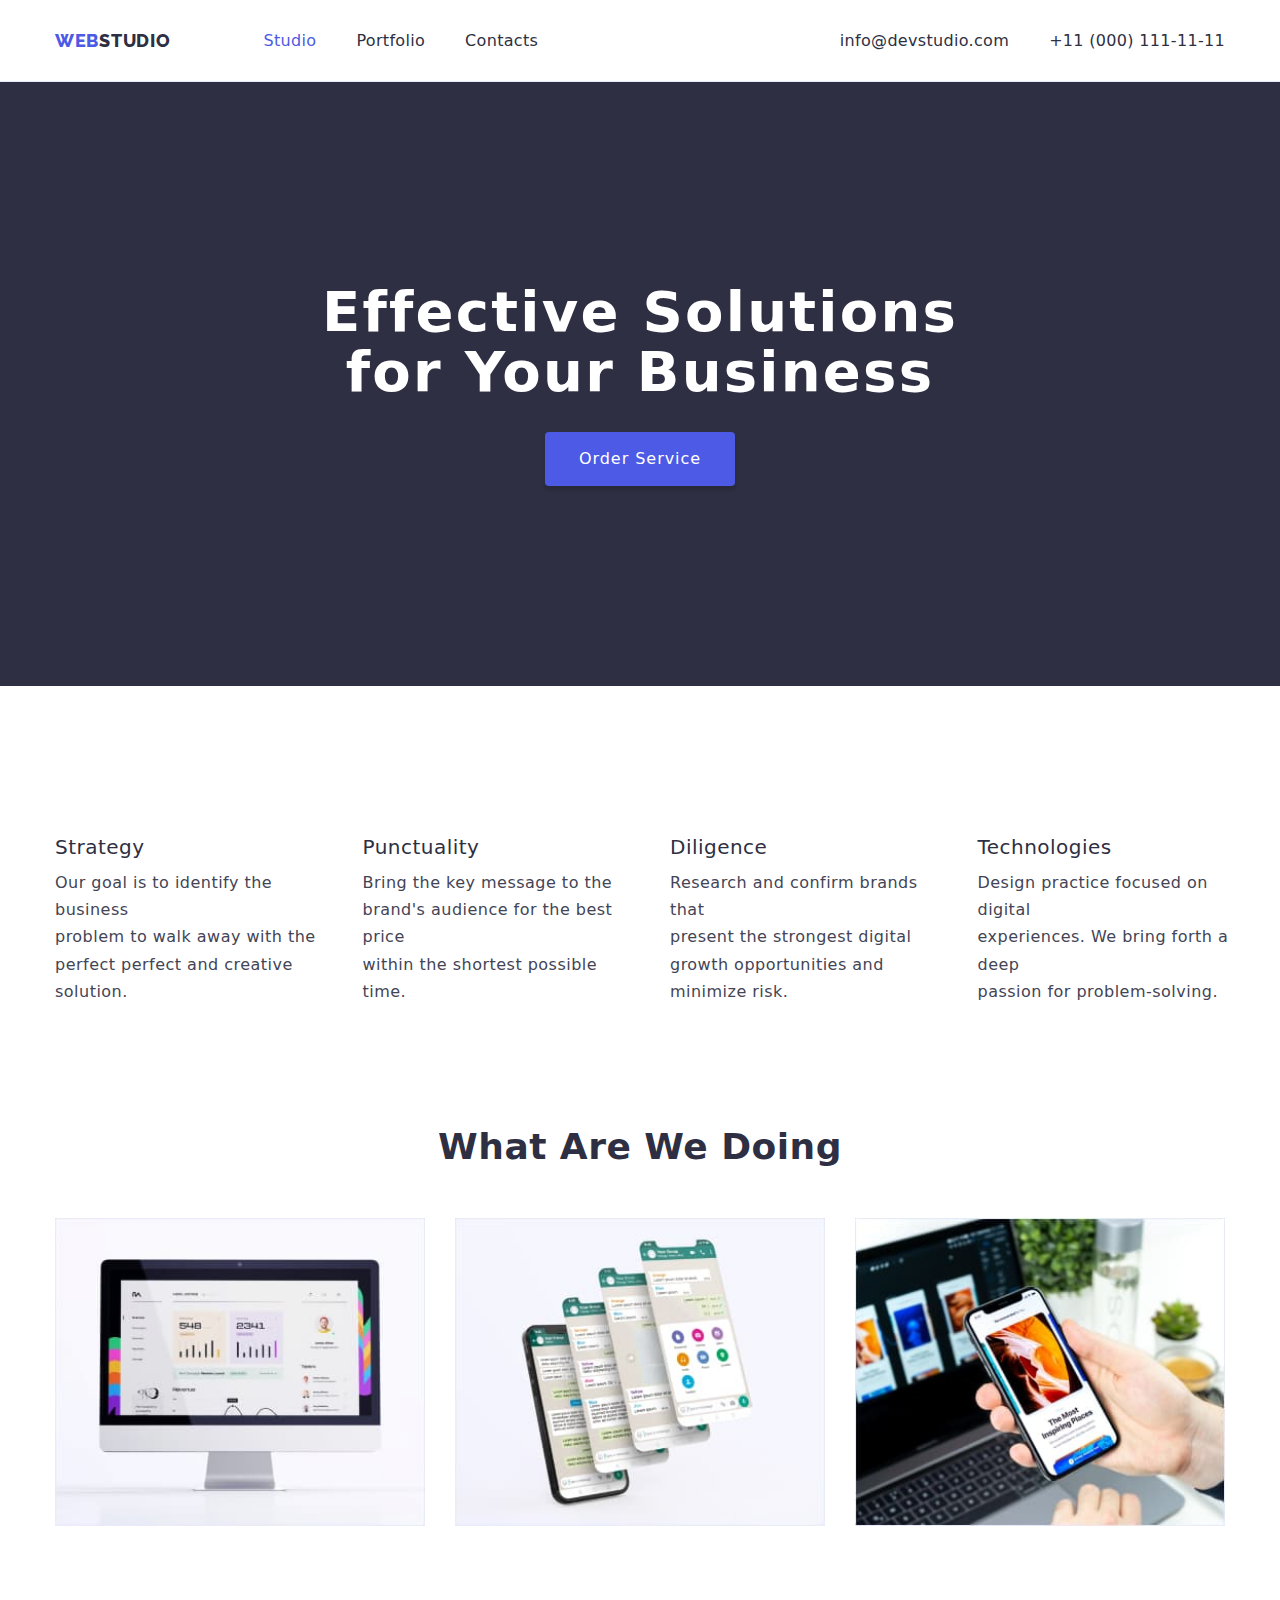
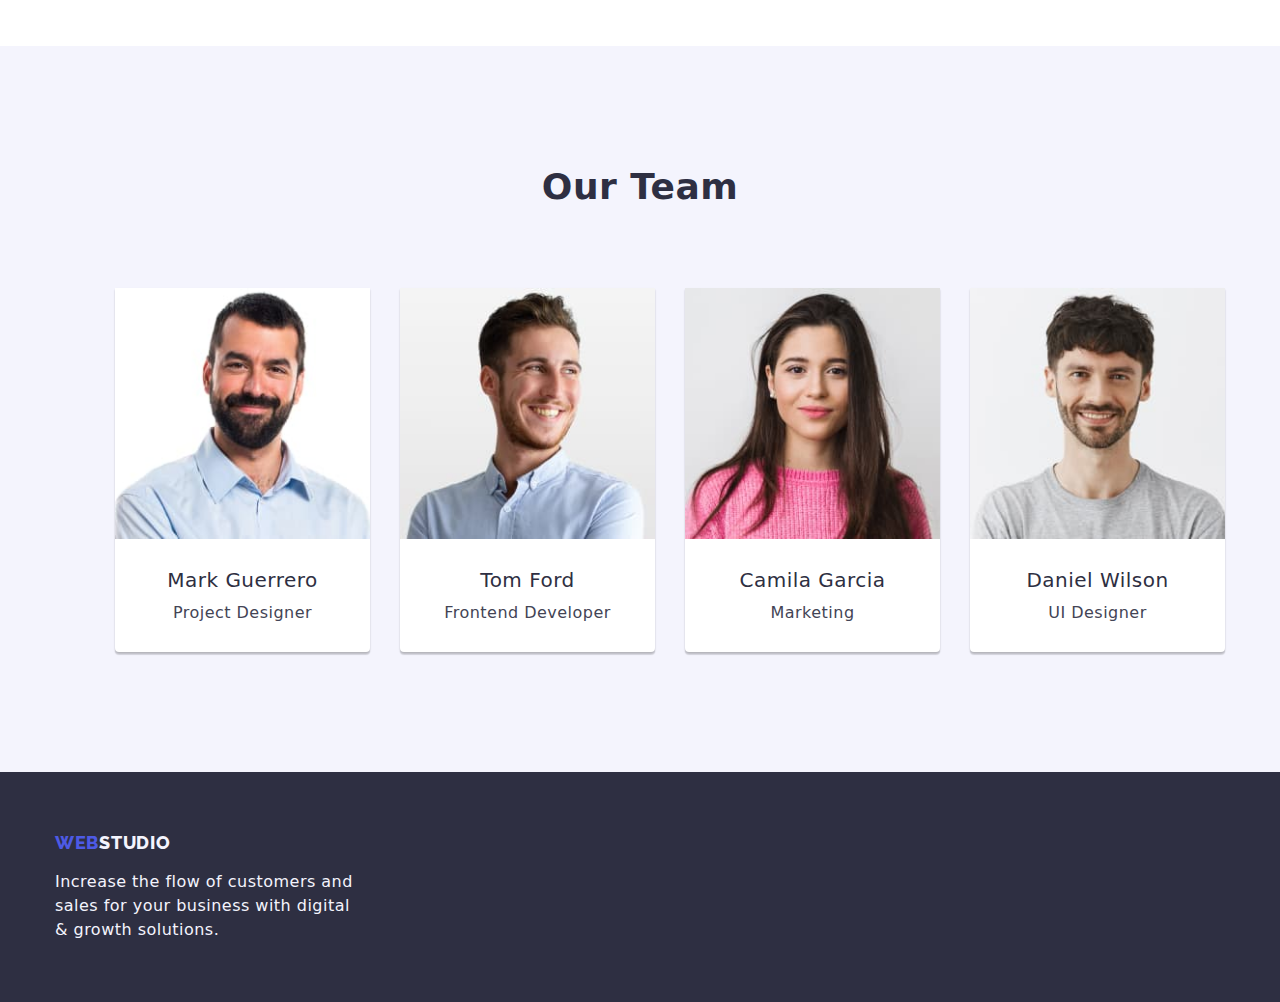
<file: index.html>
<!DOCTYPE html>
<html lang="en">
  <head>
    <meta charset="UTF-8" />
    <meta name="viewport" content="width=device-width, initial-scale=1.0" />
    <title>Studio</title>
    <link rel="stylesheet" href="./css/styles.css" />
    <link rel="preconnect" href="https://fonts.googleapis.com" />
    <link rel="preconnect" href="https://fonts.gstatic.com" />
    <link
      rel="stylesheet"
      href="https://fonts.googleapis.com/css2?family=Raleway:wght@800&family=Roboto:wght@400;500;700;900&display=swap"
    />
    <link
      rel="stylesheet"
      href="https://cdnjs.cloudflare.com/ajax/libs/modern-normalize/2.0.0/modern-normalize.min.css"
    />
  </head>
  <body>
    <!-- Header section -->
    <header class="page-header">
      <div class="container menu">
        <nav class="navigation">
          <a class="logo link" href="index.html">
            <span class="logo">WEB<span class="studio">STUDIO</span></span>
          </a>

          <ul class="nav-menu list">
            <li class="item">
              <a
                class="page link current"
                href="index.html"
                rel="nopener noreferrer"
                >Studio</a
              >
            </li>
            <li class="item">
              <a
                class="page link"
                href="portfolio.html"
                rel="nopener noreferrer"
                >Portfolio</a
              >
            </li>
            <li class="item">
              <a class="page link" href="">Contacts</a>
            </li>
          </ul>
        </nav>

        <!-- Contact Section-->
        <ul class="contacts-menu list">
          <li class="item">
            <a class="contact link" href="mailto:info@devstudio.com"
              >info@devstudio.com</a
            >
          </li>
          <li class="item">
            <a class="contact link" href="tel:+110001111111"
              >+11 (000) 111-11-11</a
            >
          </li>
        </ul>
      </div>
    </header>

    <!-- Main section -->
    <main>
      <!-- Section 1 -->
      <section class="hero bg-hero">
        <div class="container">
          <h1 class="hero-title">
            Effective Solutions <br />
            for Your Business
          </h1>
          <button class="button primary" type="button">Order Service</button>
        </div>
      </section>

      <!-- Section 2 -->
      <section class="section">
        <div class="container">
          <ul class="benefits list">
            <li class="item">
              <h3 class="title">Strategy</h3>
              <p class="description">
                Our goal is to identify the business <br />
                problem to walk away with the <br />
                perfect perfect and creative solution.
              </p>
            </li>
            <li class="item">
              <h3 class="title">Punctuality</h3>
              <p class="description">
                Bring the key message to the <br />
                brand's audience for the best price <br />
                within the shortest possible time.
              </p>
            </li>
            <li class="item">
              <h3 class="title">Diligence</h3>
              <p class="description">
                Research and confirm brands that <br />
                present the strongest digital <br />
                growth opportunities and minimize risk.
              </p>
            </li>
            <li class="item">
              <h3 class="title">Technologies</h3>
              <p class="description">
                Design practice focused on digital <br />
                experiences. We bring forth a deep <br />
                passion for problem-solving.
              </p>
            </li>
          </ul>
        </div>
      </section>

      <!-- Section 3 -->
      <section class="section no-top-padding">
        <div class="container">
          <!-- What We Do section -->
          <h2 class="section-title">What Are We Doing</h2>

          <ul class="what-we-do list">
            <li class="item">
              <img
                src="images/img-1.jpg"
                alt="Monitor"
                width="370"
                height="294"
                class="image"
              />
            </li>
            <li class="item">
              <img
                src="images/img-2.jpg"
                alt="Phone"
                width="370"
                height="294"
                class="image"
              />
            </li>
            <li class="item">
              <img
                src="images/img-3.jpg"
                alt="Application"
                width="370"
                height="294"
                class="image"
              />
            </li>
          </ul>
        </div>
      </section>

      <!-- Section 4 -->
      <section class="section bg-team">
        <div class="container">
          <!-- Our team section -->
          <h2 class="section-title">Our Team</h2>
          <ul class="team list">
            <li class="item">
              <img
                src="images/mark-guerrero.jpg"
                alt="Project Designer"
                width="270"
                height="260"
                class="image"
              />
              <h3 class="name">Mark Guerrero</h3>
              <p class="position">Project Designer</p>
            </li>
            <li class="item">
              <img
                src="images/tom-ford.jpg"
                alt="Frontend Developer"
                width="270"
                height="260"
                class="image"
              />
              <h3 class="name">Tom Ford</h3>
              <p class="position">Frontend Developer</p>
            </li>
            <li class="item">
              <img
                src="images/camila-garcia.jpg"
                alt="Marketing"
                width="270"
                height="260"
                class="image"
              />
              <h3 class="name">Camila Garcia</h3>
              <p class="position">Marketing</p>
            </li>
            <li class="item">
              <img
                src="images/daniel-wilson.jpg"
                alt="UI Designer"
                width="270"
                height="260"
                class="image"
              />
              <h3 class="name">Daniel Wilson</h3>
              <p class="position">UI Designer</p>
            </li>
          </ul>
        </div>
      </section>
    </main>

    <!-- Footer section -->
    <footer class="page-footer bg-footer">
      <div class="container">
        <a class="logo footer link" href="index.html">
          <span class="logo">WEB<span class="studio-footer">STUDIO</span></span>
        </a>
        <p class="footer-description">
          Increase the flow of customers and<br />
          sales for your business with digital<br />
          & growth solutions.
        </p>
      </div>
    </footer>
  </body>
</html>
</file>
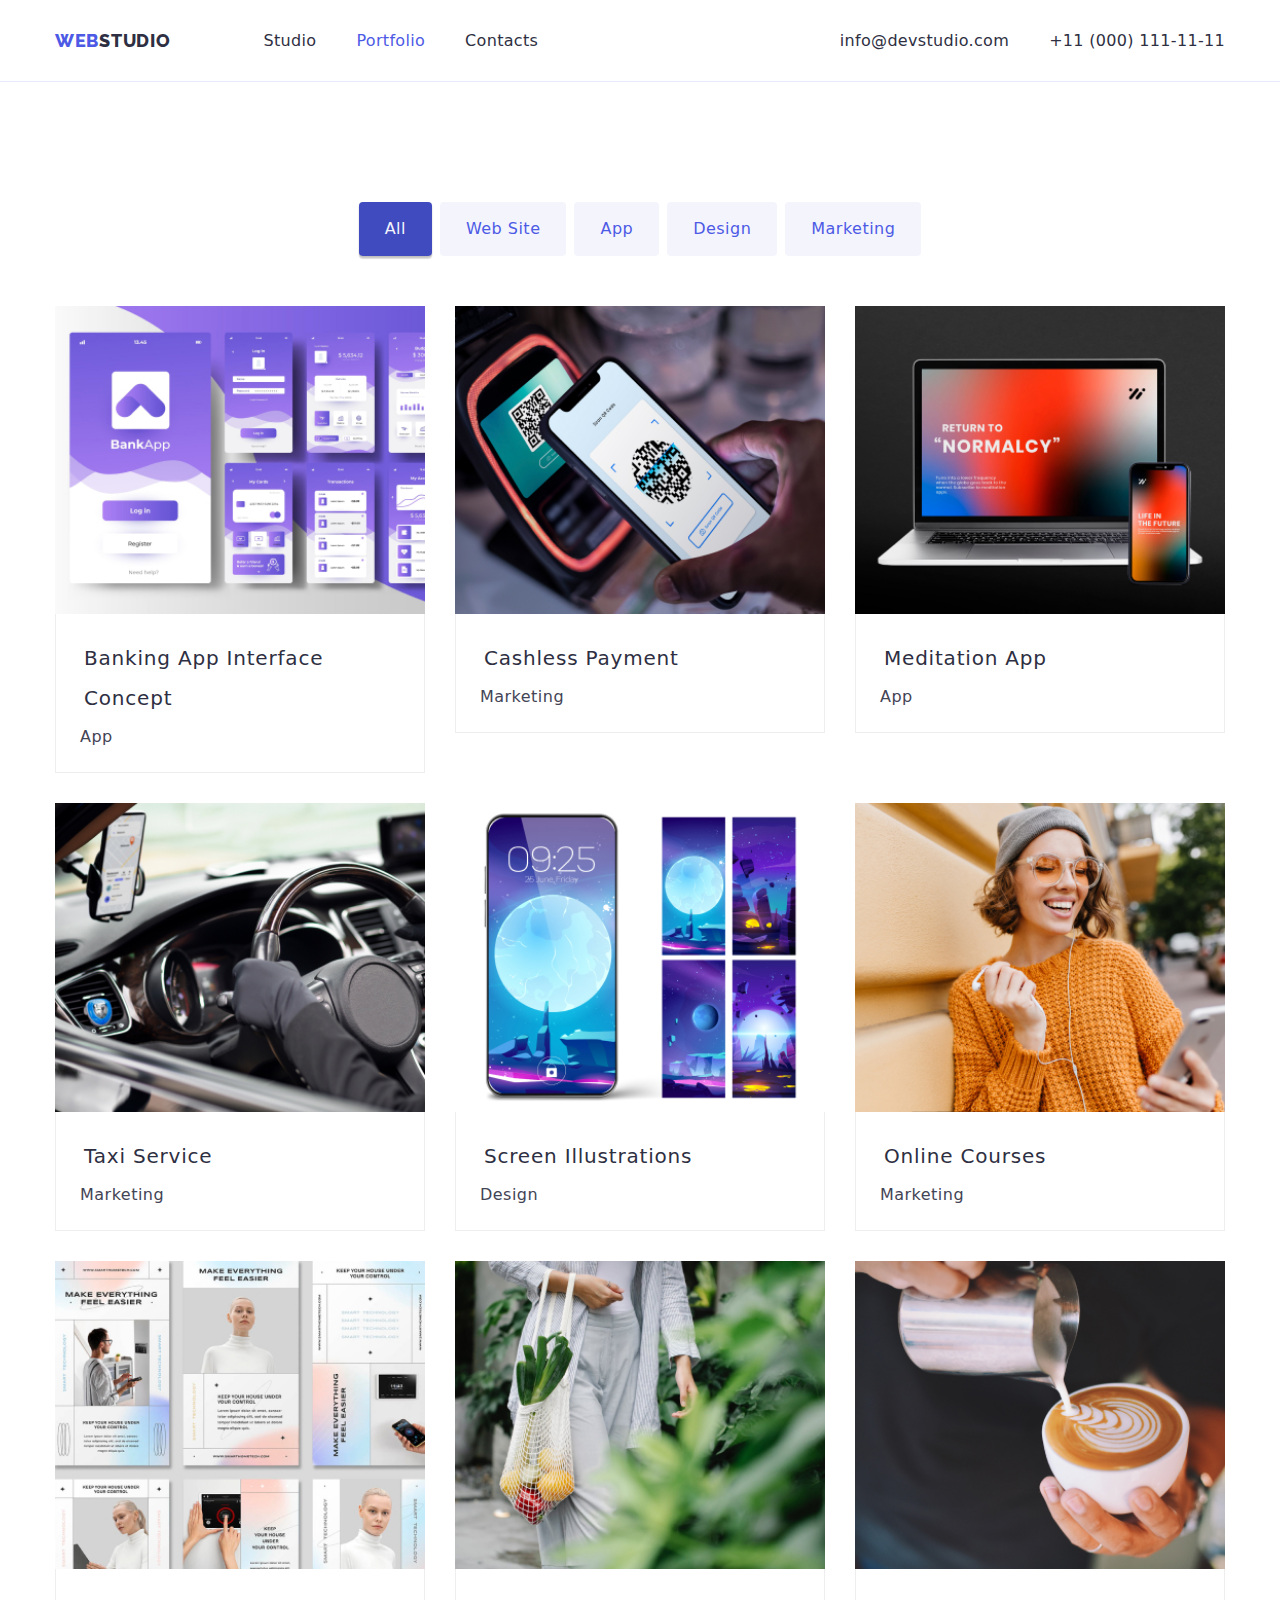
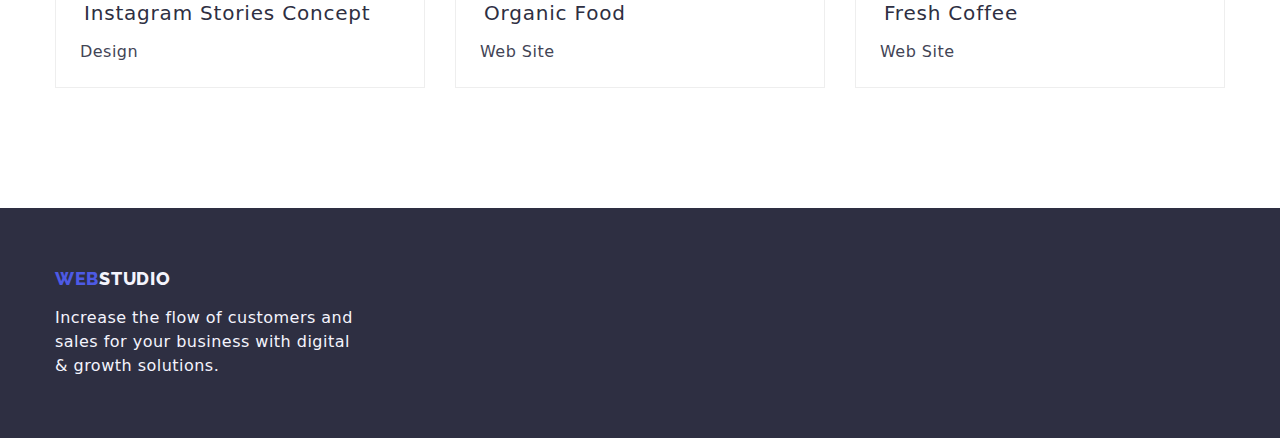
<file: portfolio.html>
<!DOCTYPE html>
<html lang="en">
  <head>
    <meta charset="UTF-8" />
    <meta name="viewport" content="width=device-width, initial-scale=1.0" />
    <title>Portfolio</title>
    <link rel="stylesheet" href="./css/styles.css" />
    <link rel="preconnect" href="https://fonts.googleapis.com" />
    <link rel="preconnect" href="https://fonts.gstatic.com" />
    <link
      rel="stylesheet"
      href="https://fonts.googleapis.com/css2?family=Raleway:wght@800&family=Roboto:wght@400;500;700;900&display=swap"
    />
    <link
      rel="stylesheet"
      href="https://cdnjs.cloudflare.com/ajax/libs/modern-normalize/2.0.0/modern-normalize.min.css"
    />
  </head>
  <body>
    <!-- Header section -->
    <header class="page-header">
      <div class="container menu">
        <nav class="navigation">
          <a class="logo link" href="index.html">
            <span class="logo">WEB<span class="studio">STUDIO</span></span>
          </a>

          <ul class="nav-menu list">
            <li class="item">
              <a class="page link" href="index.html" rel="nopener noreferrer"
                >Studio</a
              >
            </li>
            <li class="item">
              <a
                class="page link current"
                href="portfolio.html"
                rel="nopener noreferrer"
                >Portfolio</a
              >
            </li>
            <li class="item">
              <a class="page link" href="">Contacts</a>
            </li>
          </ul>
        </nav>

        <!-- Contact Section-->
        <ul class="contacts-menu list">
          <li class="item">
            <a class="contact link" href="mailto:info@devstudio.com"
              >info@devstudio.com</a
            >
          </li>
          <li class="item">
            <a class="contact link" href="tel:+110001111111"
              >+11 (000) 111-11-11</a
            >
          </li>
        </ul>
      </div>
    </header>
    <!-- Main section -->
    <main>
      <!-- Buttons Section -->
      <section class="section">
        <div class="container">
          <ul class="filters list">
            <li class="space">
              <button class="button filter current" type="button">All</button>
            </li>
            <li class="space">
              <button class="button filter" type="button">Web Site</button>
            </li>
            <li class="space">
              <button class="button filter" type="button">App</button>
            </li>
            <li class="space">
              <button class="button filter" type="button">Design</button>
            </li>
            <li class="space">
              <button class="button filter" type="button">Marketing</button>
            </li>
          </ul>
          <!-- Row Section -->
          <ul class="projects list">
            <li class="project-card">
              <a href="" class="project link">
                <img
                  class="image"
                  src="images/row1-card1.jpg"
                  alt="Banking App Interface Concept"
                  width="370"
                  height="294"
                />
                <div class="substrate">
                  <h2 class="name">Banking App Interface Concept</h2>
                  <p class="type">App</p>
                </div>
              </a>
            </li>
            <li class="project-card">
              <a href="" class="project link">
                <img
                  class="image"
                  src="images/row1-card2.jpg"
                  alt="Cashless Payment"
                  width="370"
                  height="294"
                />
                <div class="substrate">
                  <h2 class="name">Cashless Payment</h2>
                  <p class="type">Marketing</p>
                </div>
              </a>
            </li>
            <li class="project-card">
              <a href="" class="project link">
                <img
                  class="image"
                  src="images/row1-card3.jpg"
                  alt="Meditation App"
                  width="370"
                  height="294"
                />
                <div class="substrate">
                  <h2 class="name">Meditation App</h2>
                  <p class="type">App</p>
                </div>
              </a>
            </li>
            <li class="project-card">
              <a href="" class="project link">
                <img
                  class="image"
                  src="images/row2-card1.jpg"
                  alt="Banking App Interface Concept"
                  width="370"
                  height="294"
                />
                <div class="substrate">
                  <h2 class="name">Taxi Service</h2>
                  <p class="type">Marketing</p>
                </div>
              </a>
            </li>
            <li class="project-card">
              <a href="" class="project link">
                <img
                  class="image"
                  src="images/row2-card2.jpg"
                  alt="Cashless Payment"
                  width="370"
                  height="294"
                />
                <div class="substrate">
                  <h2 class="name">Screen Illustrations</h2>
                  <p class="type">Design</p>
                </div>
              </a>
            </li>
            <li class="project-card">
              <a href="" class="project link">
                <img
                  class="image"
                  src="images/row2-card3.jpg"
                  alt="Meditation App"
                  width="370"
                  height="294"
                />
                <div class="substrate">
                  <h2 class="name">Online Courses</h2>
                  <p class="type">Marketing</p>
                </div>
              </a>
            </li>
            <li class="project-card">
              <a href="" class="project link">
                <img
                  class="image"
                  src="images/row3-card1.jpg"
                  alt="Banking App Interface Concept"
                  width="370"
                  height="294"
                />
                <div class="substrate">
                  <h2 class="name">Instagram Stories Concept</h2>
                  <p class="type">Design</p>
                </div>
              </a>
            </li>
            <li class="project-card">
              <a href="" class="project link">
                <img
                  class="image"
                  src="images/row3-card2.jpg"
                  alt="Cashless Payment"
                  width="370"
                  height="294"
                />
                <div class="substrate">
                  <h2 class="name">Organic Food</h2>
                  <p class="type">Web Site</p>
                </div>
              </a>
            </li>
            <li class="project-card">
              <a href="" class="project link">
                <img
                  class="image"
                  src="images/row3-card3.jpg"
                  alt="Meditation App"
                  width="370"
                  height="294"
                />
                <div class="substrate">
                  <h2 class="name">Fresh Coffee</h2>
                  <p class="type">Web Site</p>
                </div>
              </a>
            </li>
          </ul>
        </div>
      </section>
      <!-- Footer section -->
      <footer class="page-footer bg-footer">
        <div class="container">
          <a class="logo footer link" href="index.html">
            <span class="logo"
              >WEB<span class="studio-footer">STUDIO</span></span
            >
          </a>
          <p class="footer-description">
            Increase the flow of customers and<br />
            sales for your business with digital<br />
            & growth solutions.
          </p>
        </div>
      </footer>
    </main>
  </body>
</html>
</file>
<file: css/styles.css>
:root {
  --iris: #4d5ae5;
  --navyblue: #2e2f42;
  --black: #000000;
  --slate: #434455;
  --white: #ffffff;
  --ocean: #404bbf;
  --cloud: #f4f4fd;
  --cornflower: #e7e9fc;
}

body {
  background-color: var(--white);
  font-family: "roboto", sans-serif;
  font-size: 16px;
  letter-spacing: 0.03em;
  color: var(--slate);
}

h1,
h2,
h3,
h4,
h5,
h6,
p {
  margin: 0px;
}

html {
  box-sizing: border-box;
}

*,
*::before,
*::after {
  box-sizing: inherit;
}

img {
  display: block;
  max-width: 100%;
  height: auto;
}

.list {
  list-style-type: none;
  padding: 0;
  margin: 0;
}

.container {
  width: 1200px;
  padding-left: 15px;
  padding-right: 15px;
  margin-left: auto;
  margin-right: auto;
}

.page-header {
  border-bottom: 1px solid var(--cornflower);
}

.link {
  text-decoration: none;
  color: inherit;
}

.logo.link {
  text-decoration: none;
  font-family: "raleway", sans-serif;
  font-size: 18px;
  font-weight: 800;
  line-height: 1.17;
  letter-spacing: 0.04em;
}

.logo {
  color: var(--iris);
}

.studio {
  color: var(--navyblue);
}

.menu,
.navigation,
.nav-menu,
.contacts-menu {
  display: flex;
  align-items: center;
}

.nav-menu .page {
  text-decoration: none;
  color: var(--navyblue);
  font-size: 16px;
  font-weight: 500;
  line-height: 1.14;
  letter-spacing: 0.02em;
  display: block;
  padding-top: 32px;
  padding-bottom: 31px;
}

.contacts-menu {
  margin-left: auto;
  gap: 40px;
}
.nav-menu {
  margin-left: 93px;
  gap: 40px;
}

.nav-menu .item:not(:last-child) .contacts-menu .item:not(:last-child) {
  margin-right: 50px;
}

.contacts-menu .contact {
  text-decoration: none;
  color: var(--navyblue);
  font-size: 16px;
  font-weight: 400;
  line-height: 1.14;
  letter-spacing: 0.02em;
  display: block;
  padding-top: 32px;
  padding-bottom: 31px;
}

.nav-menu .page:hover,
.nav-menu .page:focus,
.nav-menu .page.current,
.contacts-menu .contact:hover,
.contacts-menu .contact:focus {
  color: var(--iris);
}

.bg-hero {
  background-color: var(--navyblue);
}

.hero {
  padding-top: 200px;
  padding-bottom: 200px;
  text-align: center;
}

.hero-title {
  color: var(--white);
  font-size: 56px;
  line-height: 1.07;
  letter-spacing: 0.04em;
  margin-bottom: 30px;
}

.bg-team {
  background-color: var(--cloud);
}

.button.primary {
  color: var(--white);
  background: var(--iris);
  line-height: 1.87;
  letter-spacing: 0.06em;
  padding: 10px 32px;
  font-size: 16px;
  font-weight: 500;
  box-shadow: 0px 4px 4px rgba(0, 0, 0, 0.15);
}

.button.primary:hover,
.button.primary:focus {
  background-color: var(--ocean);
  box-shadow: 0px 3px 1px rgba(0, 0, 0, 0.1), 0px 1px 2px rgba(0, 0, 0, 0.08),
    0px 2px 2px rgba(0, 0, 0, 0.12);
}

.benefits {
  display: flex;
  flex-wrap: wrap;
  margin-left: -30px;
  margin-right: -30px;
}

.benefits .item {
  flex-basis: calc(100% / 4 - 30px);
  margin-left: 30px;
  margin-top: 30px;
}

.benefits .title {
  color: var(--navyblue);
  font-size: 20px;
  font-weight: 500;
  line-height: 1.14;
  margin-bottom: 10px;
}

.benefits .description {
  color: var(--slate);
  font-size: 16px;
  font-weight: 400;
  line-height: 1.71;
}

.what-we-do {
  display: flex;
  flex-wrap: wrap;
  margin-left: -30px;
  margin-top: -30px;
}

.what-we-do .item {
  flex-basis: calc(100% / 3 - 30px);
  margin-left: 30px;
  margin-top: 30px;
}

.section-title {
  color: var(--navyblue);
  font-size: 36px;
  line-height: 1.17;
  font-weight: 700;
  text-align: center;
  margin-bottom: 50px;
}

.section {
  padding-top: 120px;
  padding-bottom: 120px;
}

.section.no-top-padding {
  padding-top: 0;
}

.team {
  display: flex;
  flex-wrap: wrap;
  margin-left: 30px;
  margin-top: 30px;
}

.team .item {
  border-radius: 0px 0px 4px 4px;
  background: var(--white, #fff);
  box-shadow: 0px 3px 1px rgba(0, 0, 0, 0.1), 0px 1px 2px rgba(0, 0, 0, 0.08),
    0px 2px 2px rgba(0, 0, 0, 0.12);
  padding-bottom: 30px;
  flex-basis: calc(100% / 4 - 30px);
  margin-left: 30px;
  margin-top: 30px;
}

.team .name,
.team .position {
  text-align: center;
  line-height: 1.19;
}

.team .name {
  color: var(--navyblue);
  font-size: 20px;
  font-weight: 500;
  padding-bottom: 10px;
  padding-top: 30px;
}

.team .position {
  color: var(--slate);
  font-size: 16px;
  font-weight: 400;
}

.substrate {
  background-color: var(--white);
  padding: 20px 24px;
  border: 1px solid #eeeeee;
  border-top: 0;
}

.studio-footer {
  color: var(--cloud);
}

.page-footer.bg-footer {
  background: var(--navyblue);
}

.page-footer {
  padding-top: 60px;
  padding-bottom: 60px;
}

.logo.footer {
  margin-bottom: 20px;
}

.footer-description {
  color: var(--cloud);
  padding-top: 17px;
  font-size: 16px;
  font-weight: 400;
  line-height: 1.5;
}

/* Portfolio CSS*/

.button {
  border-color: transparent;
  font-family: inherit;
  font-size: 16px;
  letter-spacing: 0.03em;
  cursor: pointer;
  border-radius: 4px;
}

.filters {
  display: flex;
  justify-content: center;
  margin-bottom: 50px;
}

.button.filter {
  background: var(--cloud);
  color: var(--iris);
  font-weight: 500;
  line-height: 1.62;
  padding: 12px 24px;
}

.filters .space + .space {
  margin-left: 8px;
}

.button.filter:hover,
.button.filter:focus,
.button.filter.current {
  background-color: var(--ocean);
  color: var(--cloud);
  box-shadow: 0px 3px 1px rgba(0, 0, 0, 0.1), 0px 1px 2px rgba(0, 0, 0, 0.08),
    0px 2px 2px rgba(0, 0, 0, 0.12);
}

.projects {
  display: flex;
  flex-wrap: wrap;
  margin-left: -30px;
  margin-top: -30px;
}

.project-card {
  flex-basis: calc(100% / 3 - 30px);
  margin-left: 30px;
  margin-top: 30px;
}

.project .name {
  font-size: 20px;
  font-weight: 500;
  line-height: 2;
  letter-spacing: 0.04em;
  color: var(--navyblue);
  margin: 4px;
}

.project .type {
  color: var(--slate);
  font-weight: 400;
  line-height: 1.87;
  font-size: 16px;
}
</file>
